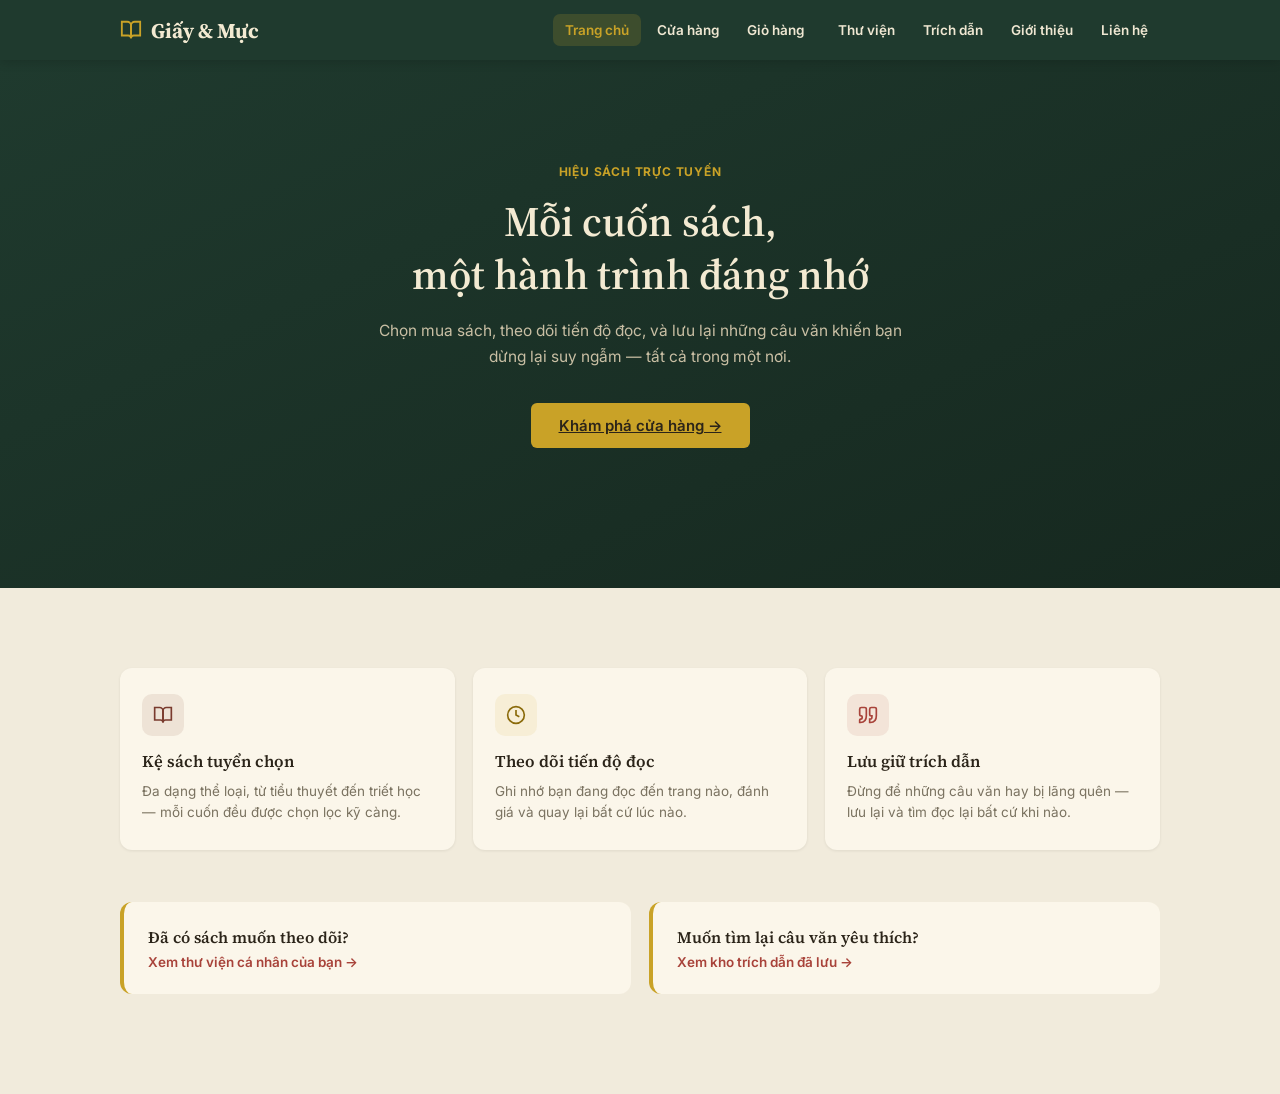
<file: index.html>
<!doctype html>
<html lang="vi">
  <head>
    <meta charset="UTF-8" />
    <meta name="viewport" content="width=device-width, initial-scale=1.0" />
    <title>Giấy & Mực — Hiệu sách</title>
    <link rel="preconnect" href="https://fonts.googleapis.com" />
    <link
      href="https://fonts.googleapis.com/css2?family=Source+Serif+4:wght@500;600;700&family=Inter:wght@400;500;600;700&display=swap"
      rel="stylesheet"
    />
    <link rel="stylesheet" href="css/style.css" />
    <link rel="stylesheet" href="css/landing.css" />
  </head>
  <body>
    <nav>
      <div class="nav-inner">
        <a class="brand" href="index.html">
          <svg
            width="22"
            height="22"
            viewBox="0 0 24 24"
            fill="none"
            stroke="#C9A227"
            stroke-width="2"
          >
            <path d="M2 3h6a4 4 0 0 1 4 4v14a3 3 0 0 0-3-3H2z" />
            <path d="M22 3h-6a4 4 0 0 0-4 4v14a3 3 0 0 1 3-3h7z" />
          </svg>
          Giấy &amp; Mực
        </a>
        <div class="nav-tabs">
          <a class="nav-btn active" href="index.html">Trang chủ</a>
          <a class="nav-btn" href="html/cua-hang.html">Cửa hàng</a>
          <a class="nav-btn" href="html/cart.html"
            >Giỏ hàng <span id="cart-count"></span
          ></a>
          <a class="nav-btn" href="html/library.html">Thư viện</a>
          <a class="nav-btn" href="html/quotes.html">Trích dẫn</a>
          <a class="nav-btn" href="html/gioi-thieu.html">Giới thiệu</a>
          <a class="nav-btn" href="html/lien-he.html">Liên hệ</a>
        </div>
      </div>
    </nav>

    <!-- Hero -->
    <div class="hero-landing">
      <div class="wrap">
        <span class="hero-eyebrow">Hiệu sách trực tuyến</span>
        <h1 class="hero-landing-title">
          Mỗi cuốn sách,<br />một hành trình đáng nhớ
        </h1>
        <p class="hero-landing-sub">
          Chọn mua sách, theo dõi tiến độ đọc, và lưu lại những câu văn khiến
          bạn dừng lại suy ngẫm — tất cả trong một nơi.
        </p>
        <a href="html/cua-hang.html" class="btn btn-gold hero-cta"
          >Khám phá cửa hàng →</a
        >
      </div>
    </div>

    <div class="wrap">
      <!-- Highlights -->
      <div class="landing-highlights">
        <div class="highlight-card">
          <div
            class="highlight-icon"
            style="background: #7a3b2e1a; color: #7a3b2e"
          >
            <svg
              width="20"
              height="20"
              viewBox="0 0 24 24"
              fill="none"
              stroke="currentColor"
              stroke-width="2"
            >
              <path d="M2 3h6a4 4 0 0 1 4 4v14a3 3 0 0 0-3-3H2z" />
              <path d="M22 3h-6a4 4 0 0 0-4 4v14a3 3 0 0 1 3-3h7z" />
            </svg>
          </div>
          <h3>Kệ sách tuyển chọn</h3>
          <p>
            Đa dạng thể loại, từ tiểu thuyết đến triết học — mỗi cuốn đều được
            chọn lọc kỹ càng.
          </p>
        </div>
        <div class="highlight-card">
          <div
            class="highlight-icon"
            style="background: #c9a2271a; color: #8a6a0a"
          >
            <svg
              width="20"
              height="20"
              viewBox="0 0 24 24"
              fill="none"
              stroke="currentColor"
              stroke-width="2"
            >
              <circle cx="12" cy="12" r="10" />
              <path d="M12 6v6l4 2" />
            </svg>
          </div>
          <h3>Theo dõi tiến độ đọc</h3>
          <p>
            Ghi nhớ bạn đang đọc đến trang nào, đánh giá và quay lại bất cứ lúc
            nào.
          </p>
        </div>
        <div class="highlight-card">
          <div
            class="highlight-icon"
            style="background: #a8433a1a; color: #a8433a"
          >
            <svg
              width="20"
              height="20"
              viewBox="0 0 24 24"
              fill="none"
              stroke="currentColor"
              stroke-width="2"
            >
              <path
                d="M3 21c3 0 7-1 7-8V5c0-1.25-.756-2.017-2-2H4c-1.25 0-2 .75-2 1.972V11c0 1.25.75 2 2 2 1 0 1 0 1 1v1c0 1-1 2-2 2s-1 .008-1 1.031V21z"
              />
              <path
                d="M15 21c3 0 7-1 7-8V5c0-1.25-.757-2.017-2-2h-4c-1.25 0-2 .75-2 1.972V11c0 1.25.75 2 2 2h.75c0 2.25.25 4-2.75 4v4z"
              />
            </svg>
          </div>
          <h3>Lưu giữ trích dẫn</h3>
          <p>
            Đừng để những câu văn hay bị lãng quên — lưu lại và tìm đọc lại bất
            cứ khi nào.
          </p>
        </div>
      </div>
      <div class="landing-cta-row">
        <a href="html/library.html" class="landing-cta-card">
          <h3>Đã có sách muốn theo dõi?</h3>
          <p>Xem thư viện cá nhân của bạn →</p>
        </a>
        <a href="html/quotes.html" class="landing-cta-card">
          <h3>Muốn tìm lại câu văn yêu thích?</h3>
          <p>Xem kho trích dẫn đã lưu →</p>
        </a>
      </div>
    </div>

    <div id="toast"></div>

    <script src="js/data.js"></script>
    <script src="js/storage.js"></script>
  </body>
</html>
</file>
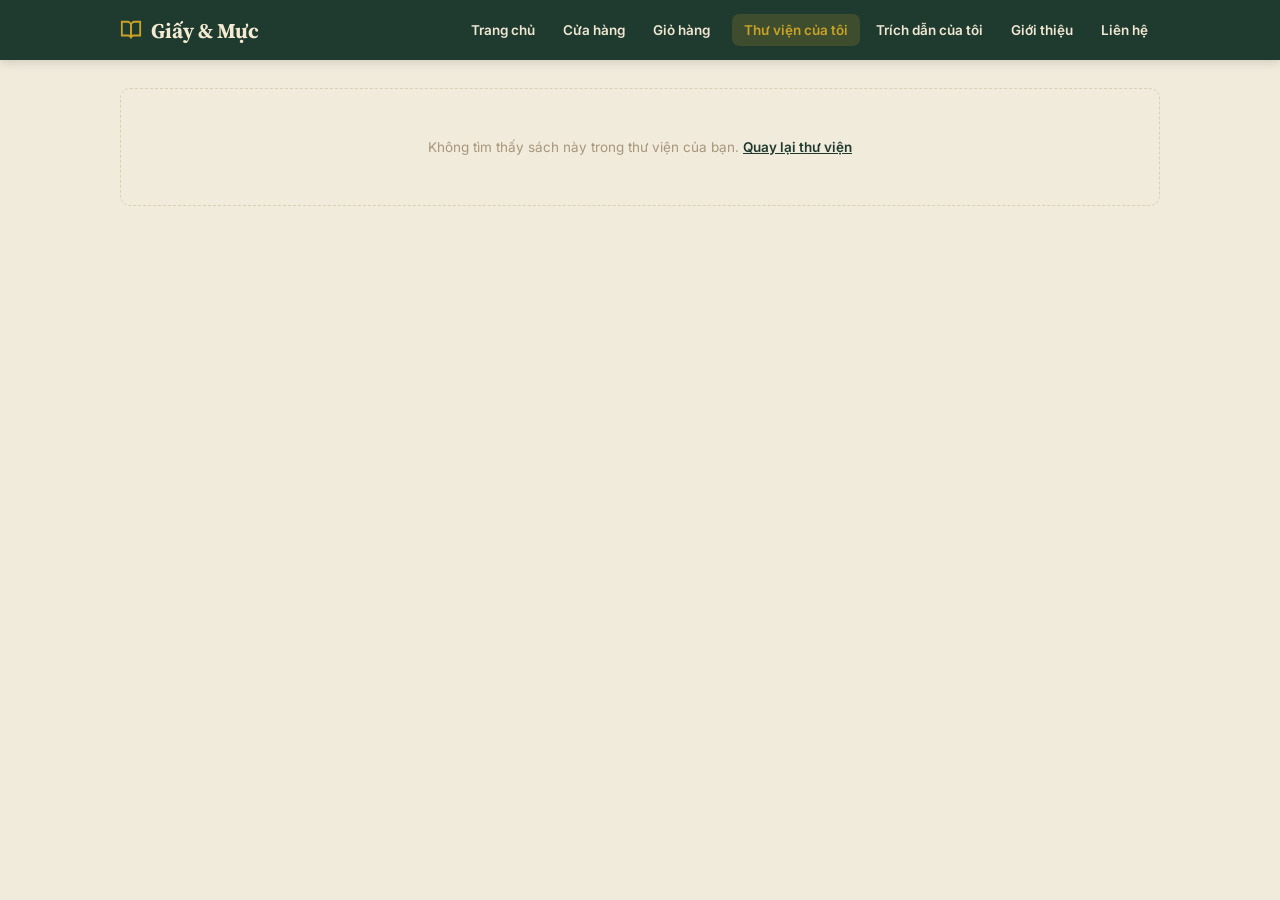
<file: html/book-detail.html>
<!doctype html>
<html lang="vi">
  <head>
    <meta charset="UTF-8" />
    <meta name="viewport" content="width=device-width, initial-scale=1.0" />
    <title>Chi tiết sách</title>
    <link rel="preconnect" href="https://fonts.googleapis.com" />
    <link
      href="https://fonts.googleapis.com/css2?family=Source+Serif+4:wght@500;600;700&family=Inter:wght@400;500;600;700&display=swap"
      rel="stylesheet"
    />
    <link rel="stylesheet" href="../css/style.css" />
    <link rel="stylesheet" href="../css/bookdetail.css" />
    <link rel="stylesheet" href="../css/quotes.css" />
  </head>
  <body>
    <nav>
      <div class="nav-inner">
        <a class="brand" href="../index.html">
          <svg
            width="22"
            height="22"
            viewBox="0 0 24 24"
            fill="none"
            stroke="#C9A227"
            stroke-width="2"
          >
            <path d="M2 3h6a4 4 0 0 1 4 4v14a3 3 0 0 0-3-3H2z" />
            <path d="M22 3h-6a4 4 0 0 0-4 4v14a3 3 0 0 1 3-3h7z" />
          </svg>
          Giấy &amp; Mực
        </a>
        <div class="nav-tabs">
          <a class="nav-btn" href="../index.html">Trang chủ</a>
          <a class="nav-btn" href="cua-hang.html">Cửa hàng</a>
          <a class="nav-btn" href="cart.html"
            >Giỏ hàng <span id="cart-count"></span
          ></a>
          <a class="nav-btn active" href="library.html">Thư viện của tôi</a>
          <a class="nav-btn" href="quotes.html">Trích dẫn của tôi</a>
          <a class="nav-btn" href="gioi-thieu.html">Giới thiệu</a>
          <a class="nav-btn" href="lien-he.html">Liên hệ</a>
        </div>
      </div>
    </nav>

    <div class="wrap" id="detail-root">
      <a class="btn btn-link" href="library.html">← Quay lại thư viện</a>

      <div class="detail-head" style="margin-top: 16px">
        <div id="detail-cover"></div>
        <div class="detail-meta">
          <h1 class="detail-title" id="detail-title"></h1>
          <p class="detail-sub" id="detail-sub"></p>
          <div class="status-choices" id="detail-status-choices"></div>
          <div id="detail-progress"></div>
          <div style="margin-top: 10px">
            <span class="slider-label" style="margin-right: 8px"
              >Đánh giá:</span
            >
            <span class="stars" id="detail-stars"></span>
            <button
              class="btn btn-rose"
              style="margin-top: 12px"
              onclick="deleteCurrentBook()"
            >
              🗑 Xóa khỏi thư viện
            </button>
          </div>
        </div>
      </div>

      <!-- Trích dẫn RIÊNG của cuốn sách này -->
      <div class="quotes-panel">
        <h2>
          <svg
            width="17"
            height="17"
            viewBox="0 0 24 24"
            fill="none"
            stroke="#A8433A"
            stroke-width="2"
          >
            <path
              d="M3 21c3 0 7-1 7-8V5c0-1.25-.756-2.017-2-2H4c-1.25 0-2 .75-2 1.972V11c0 1.25.75 2 2 2 1 0 1 0 1 1v1c0 1-1 2-2 2s-1 .008-1 1.031V21z"
            />
            <path
              d="M15 21c3 0 7-1 7-8V5c0-1.25-.757-2.017-2-2h-4c-1.25 0-2 .75-2 1.972V11c0 1.25.75 2 2 2h.75c0 2.25.25 4-2.75 4v4z"
            />
          </svg>
          Trích dẫn của cuốn sách này
        </h2>
        <div class="quote-form">
          <input
            type="text"
            id="quote-input"
            placeholder="Nhập đoạn trích bạn thấy hay..."
          />
          <input
            type="text"
            id="quote-author-input"
            placeholder="Tác giả (để trống = tác giả sách)"
          />
          <input
            type="text"
            id="quote-page-input"
            class="page-input"
            placeholder="Trang"
          />
          <button class="btn btn-rose" onclick="addQuote()">+ Lưu</button>
        </div>
        <div id="detail-quotes"></div>
      </div>
    </div>

    <div id="toast"></div>

    <script src="../js/data.js"></script>
    <script src="../js/storage.js"></script>
    <script src="../js/detail.js"></script>
  </body>
</html>
</file>
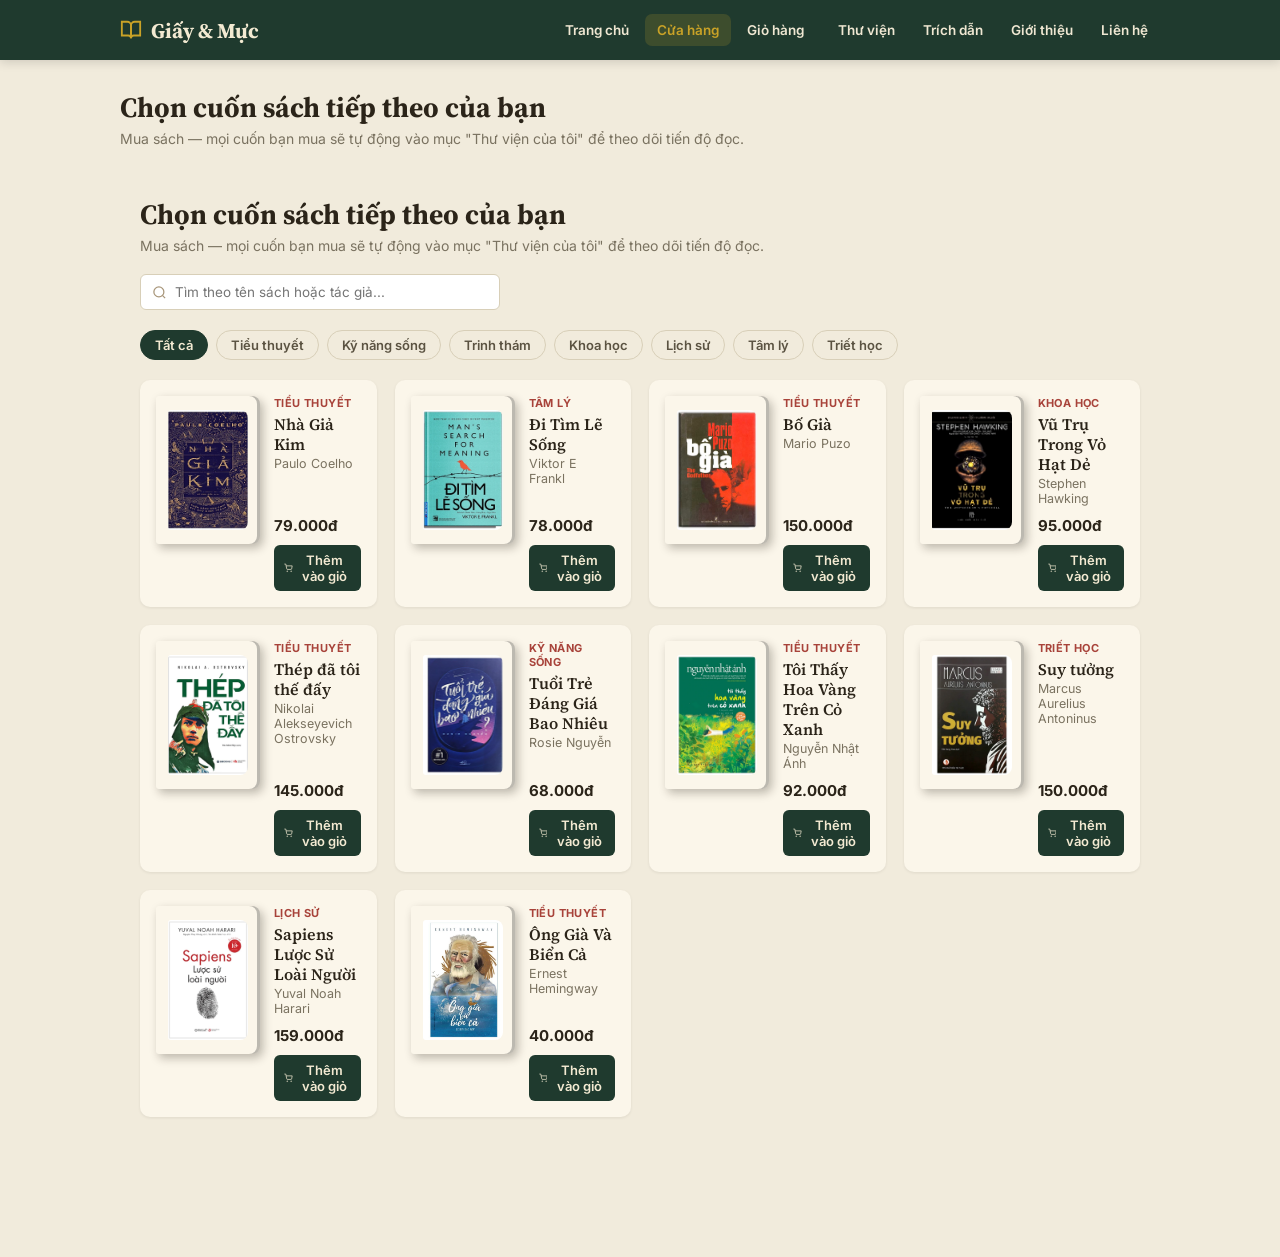
<file: html/cua-hang.html>
<!doctype html>
<html lang="vi">
  <head>
    <meta charset="UTF-8" />
    <meta name="viewport" content="width=device-width, initial-scale=1.0" />
    <title>Cửa hàng — Giấy & Mực</title>
    <link rel="preconnect" href="https://fonts.googleapis.com" />
    <link
      href="https://fonts.googleapis.com/css2?family=Source+Serif+4:wght@500;600;700&family=Inter:wght@400;500;600;700&display=swap"
      rel="stylesheet"
    />
    <link rel="stylesheet" href="../css/style.css" />
    <link rel="stylesheet" href="../css/index.css" />
  </head>
  <body>
    <nav>
      <div class="nav-inner">
        <a class="brand" href="../index.html">
          <svg
            width="22"
            height="22"
            viewBox="0 0 24 24"
            fill="none"
            stroke="#C9A227"
            stroke-width="2"
          >
            <path d="M2 3h6a4 4 0 0 1 4 4v14a3 3 0 0 0-3-3H2z" />
            <path d="M22 3h-6a4 4 0 0 0-4 4v14a3 3 0 0 1 3-3h7z" />
          </svg>
          Giấy &amp; Mực
        </a>
        <div class="nav-tabs">
          <a class="nav-btn" href="../index.html">Trang chủ</a>
          <a class="nav-btn active" href="cua-hang.html">Cửa hàng</a>
          <a class="nav-btn" href="cart.html"
            >Giỏ hàng <span id="cart-count"></span
          ></a>
          <a class="nav-btn" href="library.html">Thư viện</a>
          <a class="nav-btn" href="quotes.html">Trích dẫn</a>
          <a class="nav-btn" href="gioi-thieu.html">Giới thiệu</a>
          <a class="nav-btn" href="lien-he.html">Liên hệ</a>
        </div>
      </div>
    </nav>

    <div class="wrap">
      <h1 class="page-title">Chọn cuốn sách tiếp theo của bạn</h1>
      <p class="page-sub">
        Mua sách — mọi cuốn bạn mua sẽ tự động vào mục "Thư viện của tôi" để
        theo dõi tiến độ đọc.
      </p>
      <div id="qotd-card"></div>
      <div class="wrap">
        <h1 class="page-title">Chọn cuốn sách tiếp theo của bạn</h1>
        <p class="page-sub">
          Mua sách — mọi cuốn bạn mua sẽ tự động vào mục "Thư viện của tôi" để
          theo dõi tiến độ đọc.
        </p>
        <div id="qotd-card"></div>

        <div class="search-wrap">
          <svg
            width="15"
            height="15"
            viewBox="0 0 24 24"
            fill="none"
            stroke="currentColor"
            stroke-width="2"
          >
            <circle cx="11" cy="11" r="8" />
            <path d="m21 21-4.35-4.35" />
          </svg>
          <input
            type="text"
            id="shop-search"
            placeholder="Tìm theo tên sách hoặc tác giả..."
            oninput="setSearchQuery(this.value)"
          />
        </div>

        <div class="pills" id="genre-pills"></div>
        <div class="grid" id="shop-grid"></div>
      </div>
      <div class="pills" id="genre-pills"></div>
      <div class="grid" id="shop-grid"></div>
    </div>

    <div id="toast"></div>

    <script src="../js/data.js"></script>
    <script src="../js/storage.js"></script>
    <script src="../js/shop.js"></script>
  </body>
</html>
</file>
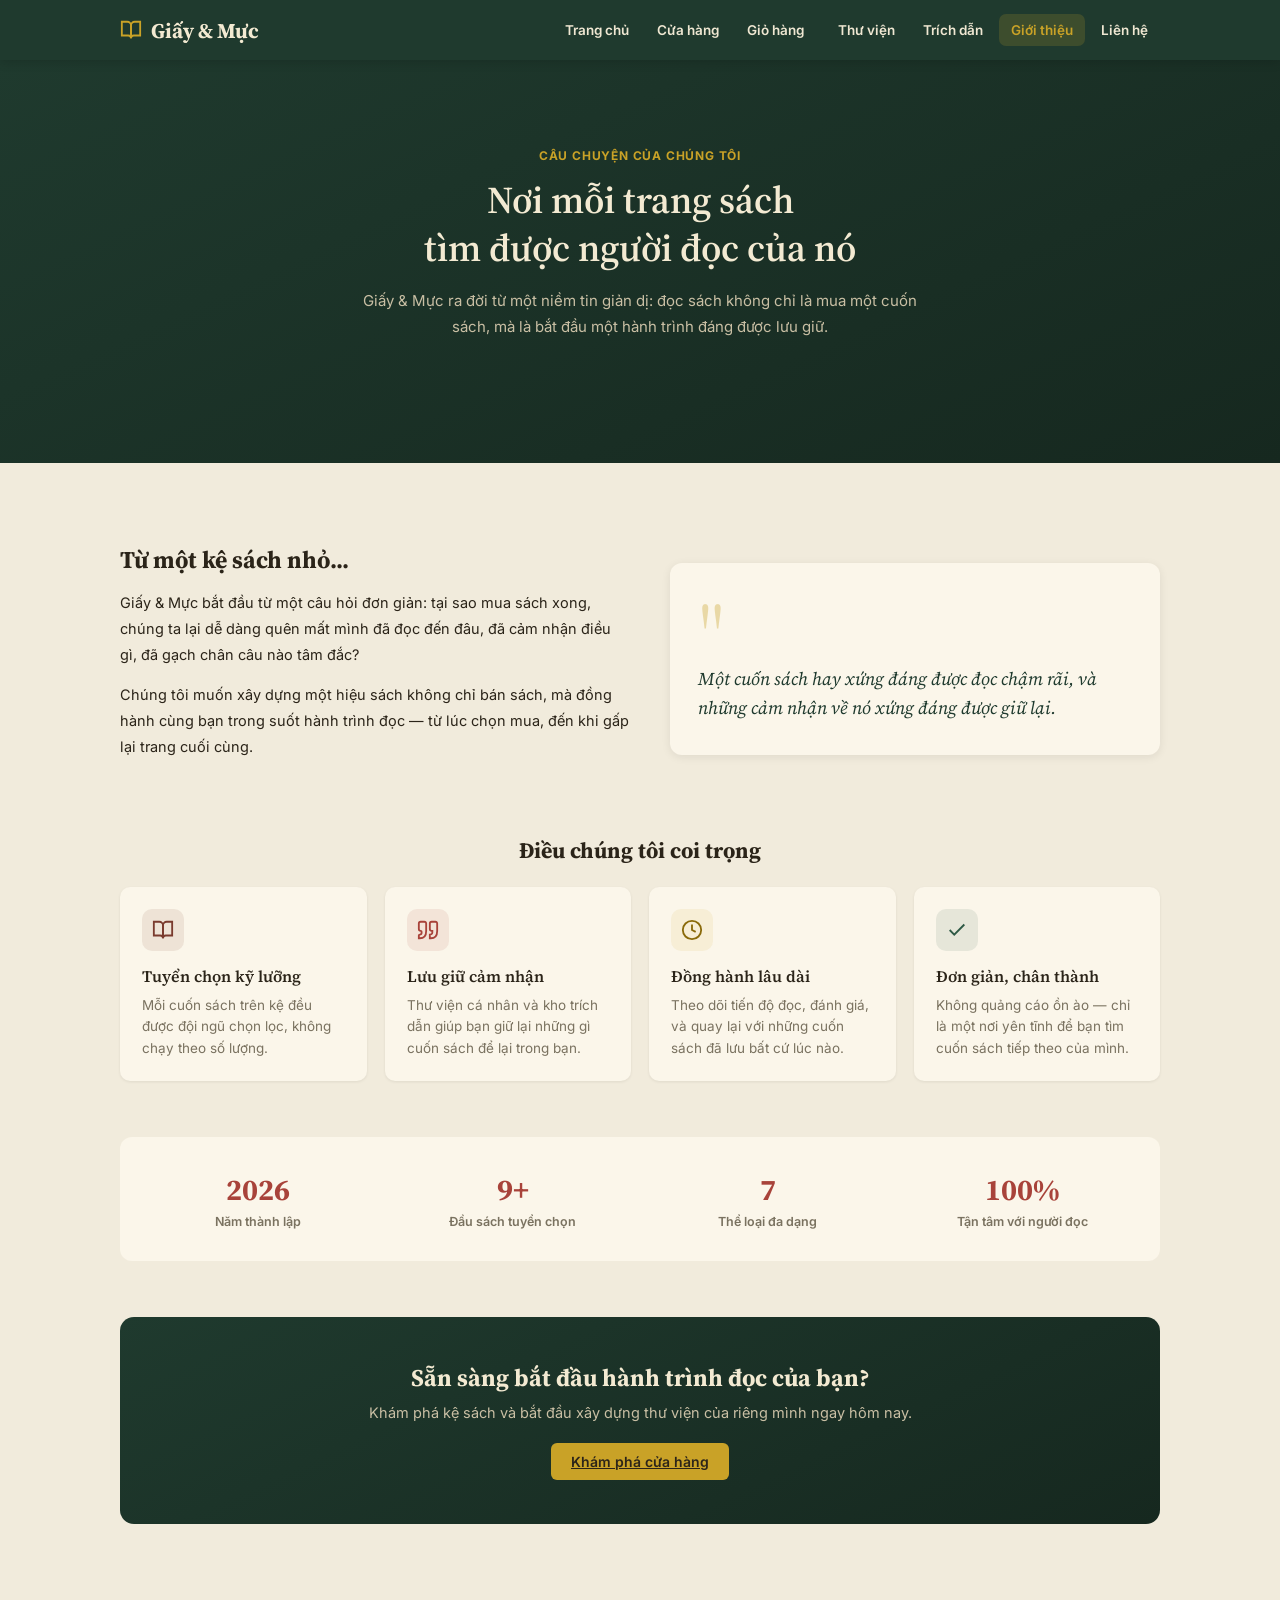
<file: html/gioi-thieu.html>
<!doctype html>
<html lang="vi">
  <head>
    <meta charset="UTF-8" />
    <meta name="viewport" content="width=device-width, initial-scale=1.0" />
    <title>Giới thiệu — Giấy & Mực</title>
    <link rel="preconnect" href="https://fonts.googleapis.com" />
    <link
      href="https://fonts.googleapis.com/css2?family=Source+Serif+4:wght@500;600;700&family=Inter:wght@400;500;600;700&display=swap"
      rel="stylesheet"
    />
    <link rel="stylesheet" href="../css/style.css" />
    <link rel="stylesheet" href="../css/gioithieu.css" />
  </head>
  <body>
    <nav>
      <div class="nav-inner">
        <a class="brand" href="../index.html">
          <svg
            width="22"
            height="22"
            viewBox="0 0 24 24"
            fill="none"
            stroke="#C9A227"
            stroke-width="2"
          >
            <path d="M2 3h6a4 4 0 0 1 4 4v14a3 3 0 0 0-3-3H2z" />
            <path d="M22 3h-6a4 4 0 0 0-4 4v14a3 3 0 0 1 3-3h7z" />
          </svg>
          Giấy &amp; Mực
        </a>
        <div class="nav-tabs">
          <a class="nav-btn" href="../index.html">Trang chủ</a>
          <a class="nav-btn" href="cua-hang.html">Cửa hàng</a>
          <a class="nav-btn" href="cart.html"
            >Giỏ hàng <span id="cart-count"></span
          ></a>
          <a class="nav-btn" href="library.html">Thư viện</a>
          <a class="nav-btn" href="quotes.html">Trích dẫn</a>
          <a class="nav-btn active" href="gioi-thieu.html">Giới thiệu</a>
          <a class="nav-btn" href="lien-he.html">Liên hệ</a>
        </div>
      </div>
    </nav>

    <!-- Hero -->
    <div class="about-hero">
      <div class="wrap">
        <span class="about-eyebrow">Câu chuyện của chúng tôi</span>
        <h1 class="about-hero-title">
          Nơi mỗi trang sách<br />tìm được người đọc của nó
        </h1>
        <p class="about-hero-sub">
          Giấy &amp; Mực ra đời từ một niềm tin giản dị: đọc sách không chỉ là
          mua một cuốn sách, mà là bắt đầu một hành trình đáng được lưu giữ.
        </p>
      </div>
    </div>

    <div class="wrap">
      <!-- Story -->
      <div class="about-story">
        <div class="about-story-text">
          <h2>Từ một kệ sách nhỏ...</h2>
          <p>
            Giấy &amp; Mực bắt đầu từ một câu hỏi đơn giản: tại sao mua sách
            xong, chúng ta lại dễ dàng quên mất mình đã đọc đến đâu, đã cảm nhận
            điều gì, đã gạch chân câu nào tâm đắc?
          </p>
          <p>
            Chúng tôi muốn xây dựng một hiệu sách không chỉ bán sách, mà đồng
            hành cùng bạn trong suốt hành trình đọc — từ lúc chọn mua, đến khi
            gấp lại trang cuối cùng.
          </p>
        </div>
        <div class="about-story-visual">
          <div class="about-quote-mark">"</div>
          <p class="about-story-quote">
            Một cuốn sách hay xứng đáng được đọc chậm rãi, và những cảm nhận về
            nó xứng đáng được giữ lại.
          </p>
        </div>
      </div>

      <!-- Values -->
      <h2 class="section-title">Điều chúng tôi coi trọng</h2>
      <div class="values-grid">
        <div class="value-card">
          <div class="value-icon" style="background: #7a3b2e1a; color: #7a3b2e">
            <svg
              width="22"
              height="22"
              viewBox="0 0 24 24"
              fill="none"
              stroke="currentColor"
              stroke-width="2"
            >
              <path d="M2 3h6a4 4 0 0 1 4 4v14a3 3 0 0 0-3-3H2z" />
              <path d="M22 3h-6a4 4 0 0 0-4 4v14a3 3 0 0 1 3-3h7z" />
            </svg>
          </div>
          <h3>Tuyển chọn kỹ lưỡng</h3>
          <p>
            Mỗi cuốn sách trên kệ đều được đội ngũ chọn lọc, không chạy theo số
            lượng.
          </p>
        </div>
        <div class="value-card">
          <div class="value-icon" style="background: #a8433a1a; color: #a8433a">
            <svg
              width="22"
              height="22"
              viewBox="0 0 24 24"
              fill="none"
              stroke="currentColor"
              stroke-width="2"
            >
              <path
                d="M3 21c3 0 7-1 7-8V5c0-1.25-.756-2.017-2-2H4c-1.25 0-2 .75-2 1.972V11c0 1.25.75 2 2 2 1 0 1 0 1 1v1c0 1-1 2-2 2s-1 .008-1 1.031V21z"
              />
              <path
                d="M15 21c3 0 7-1 7-8V5c0-1.25-.757-2.017-2-2h-4c-1.25 0-2 .75-2 1.972V11c0 1.25.75 2 2 2h.75c0 2.25.25 4-2.75 4v4z"
              />
            </svg>
          </div>
          <h3>Lưu giữ cảm nhận</h3>
          <p>
            Thư viện cá nhân và kho trích dẫn giúp bạn giữ lại những gì cuốn
            sách để lại trong bạn.
          </p>
        </div>
        <div class="value-card">
          <div class="value-icon" style="background: #c9a2271a; color: #8a6a0a">
            <svg
              width="22"
              height="22"
              viewBox="0 0 24 24"
              fill="none"
              stroke="currentColor"
              stroke-width="2"
            >
              <circle cx="12" cy="12" r="10" />
              <path d="M12 6v6l4 2" />
            </svg>
          </div>
          <h3>Đồng hành lâu dài</h3>
          <p>
            Theo dõi tiến độ đọc, đánh giá, và quay lại với những cuốn sách đã
            lưu bất cứ lúc nào.
          </p>
        </div>
        <div class="value-card">
          <div class="value-icon" style="background: #2e59451a; color: #2e5945">
            <svg
              width="22"
              height="22"
              viewBox="0 0 24 24"
              fill="none"
              stroke="currentColor"
              stroke-width="2"
            >
              <path d="M20 6L9 17l-5-5" />
            </svg>
          </div>
          <h3>Đơn giản, chân thành</h3>
          <p>
            Không quảng cáo ồn ào — chỉ là một nơi yên tĩnh để bạn tìm cuốn sách
            tiếp theo của mình.
          </p>
        </div>
      </div>

      <!-- Stats -->
      <div class="about-stats">
        <div class="stat-item">
          <div class="stat-number">2026</div>
          <div class="stat-label">Năm thành lập</div>
        </div>
        <div class="stat-item">
          <div class="stat-number">9+</div>
          <div class="stat-label">Đầu sách tuyển chọn</div>
        </div>
        <div class="stat-item">
          <div class="stat-number">7</div>
          <div class="stat-label">Thể loại đa dạng</div>
        </div>
        <div class="stat-item">
          <div class="stat-number">100%</div>
          <div class="stat-label">Tận tâm với người đọc</div>
        </div>
      </div>

      <!-- CTA -->
      <div class="about-cta">
        <h2>Sẵn sàng bắt đầu hành trình đọc của bạn?</h2>
        <p>
          Khám phá kệ sách và bắt đầu xây dựng thư viện của riêng mình ngay hôm
          nay.
        </p>
        <a href="../index.html" class="btn btn-gold">Khám phá cửa hàng</a>
      </div>
    </div>

    <div id="toast"></div>

    <script src="../js/data.js"></script>
    <script src="../js/storage.js"></script>
  </body>
</html>
</file>
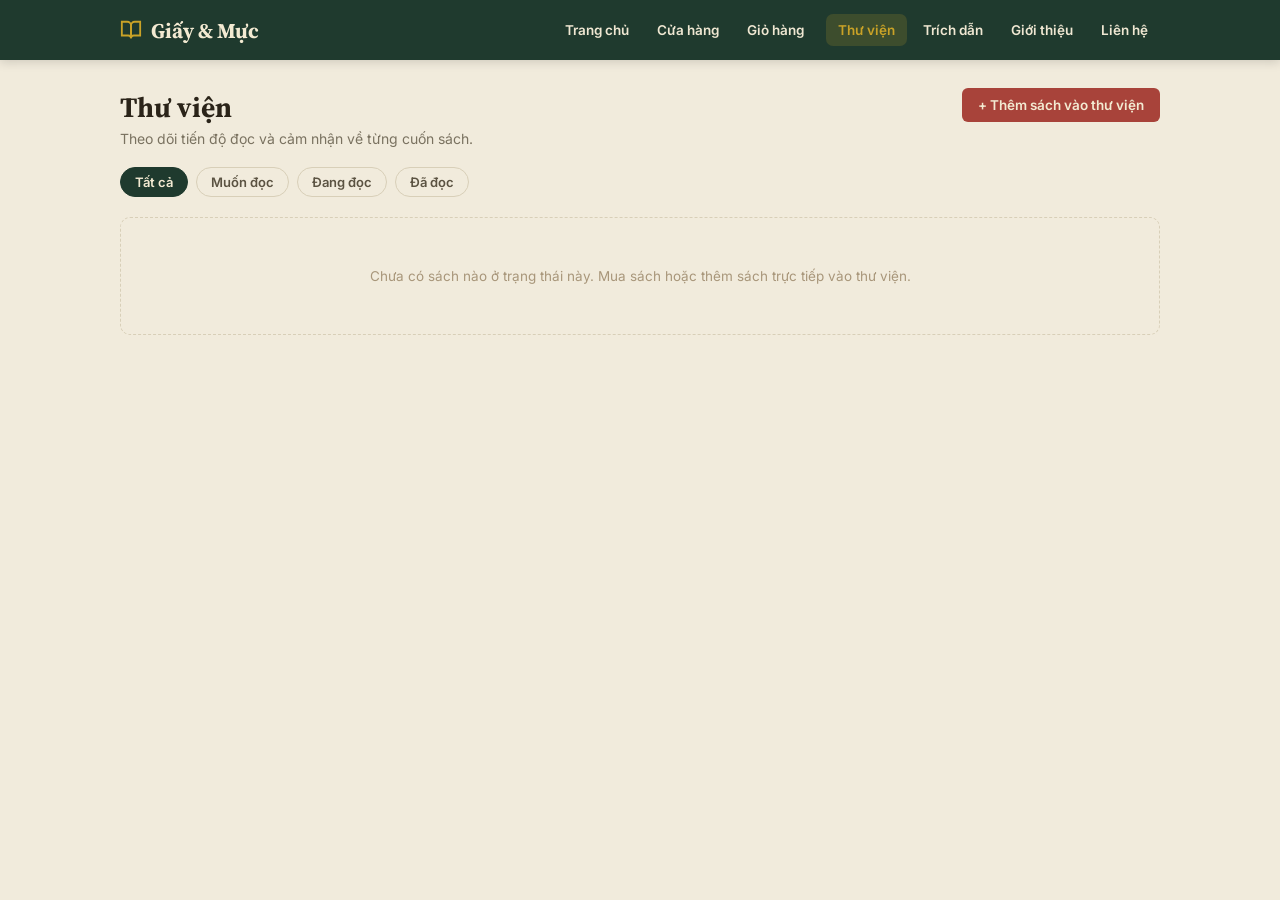
<file: html/library.html>
<!doctype html>
<html lang="vi">
  <head>
    <meta charset="UTF-8" />
    <meta name="viewport" content="width=device-width, initial-scale=1.0" />
    <title>Thư viện</title>
    <link rel="preconnect" href="https://fonts.googleapis.com" />
    <link
      href="https://fonts.googleapis.com/css2?family=Source+Serif+4:wght@500;600;700&family=Inter:wght@400;500;600;700&display=swap"
      rel="stylesheet"
    />
    <link rel="stylesheet" href="../css/style.css" />
    <link rel="stylesheet" href="../css/library.css" />
  </head>
  <body>
    <nav>
      <div class="nav-inner">
        <a class="brand" href="../index.html">
          <svg
            width="22"
            height="22"
            viewBox="0 0 24 24"
            fill="none"
            stroke="#C9A227"
            stroke-width="2"
          >
            <path d="M2 3h6a4 4 0 0 1 4 4v14a3 3 0 0 0-3-3H2z" />
            <path d="M22 3h-6a4 4 0 0 0-4 4v14a3 3 0 0 1 3-3h7z" />
          </svg>
          Giấy &amp; Mực
        </a>
        <div class="nav-tabs">
          <a class="nav-btn" href="../index.html">Trang chủ</a>
          <a class="nav-btn" href="cua-hang.html">Cửa hàng</a>
          <a class="nav-btn" href="cart.html"
            >Giỏ hàng <span id="cart-count"></span
          ></a>
          <a class="nav-btn active" href="library.html">Thư viện</a>
          <a class="nav-btn" href="quotes.html">Trích dẫn</a>
          <a class="nav-btn" href="gioi-thieu.html">Giới thiệu</a>
          <a class="nav-btn" href="lien-he.html">Liên hệ</a>
        </div>
      </div>
    </nav>

    <div class="wrap">
      <div
        style="
          display: flex;
          justify-content: space-between;
          align-items: flex-start;
          gap: 12px;
          flex-wrap: wrap;
        "
      >
        <div>
          <h1 class="page-title">Thư viện</h1>
          <p class="page-sub">
            Theo dõi tiến độ đọc và cảm nhận về từng cuốn sách.
          </p>
        </div>
        <button
          class="btn btn-rose"
          id="add-book-toggle"
          onclick="togglePicker()"
          style="flex-shrink: 0"
        >
          + Thêm sách vào thư viện
        </button>
      </div>

      <div
        id="picker-panel"
        class="hidden"
        style="
          background: var(--card);
          border: 1px solid var(--line2);
          border-radius: 10px;
          padding: 16px;
          margin-bottom: 20px;
        "
      >
        <div
          style="
            display: flex;
            justify-content: space-between;
            align-items: center;
            margin-bottom: 10px;
          "
        >
          <strong style="font-size: 14px"
            >Chọn sách từ kho dữ liệu (không cần mua)</strong
          >
          <button class="btn btn-link" onclick="togglePicker()">Đóng</button>
        </div>
        <div class="grid" id="picker-grid"></div>
      </div>

      <div class="pills" id="lib-pills"></div>
      <div id="library-list"></div>
    </div>

    <div id="toast"></div>

    <script src="../js/data.js"></script>
    <script src="../js/storage.js"></script>
    <script src="../js/library.js"></script>
  </body>
</html>
</file>
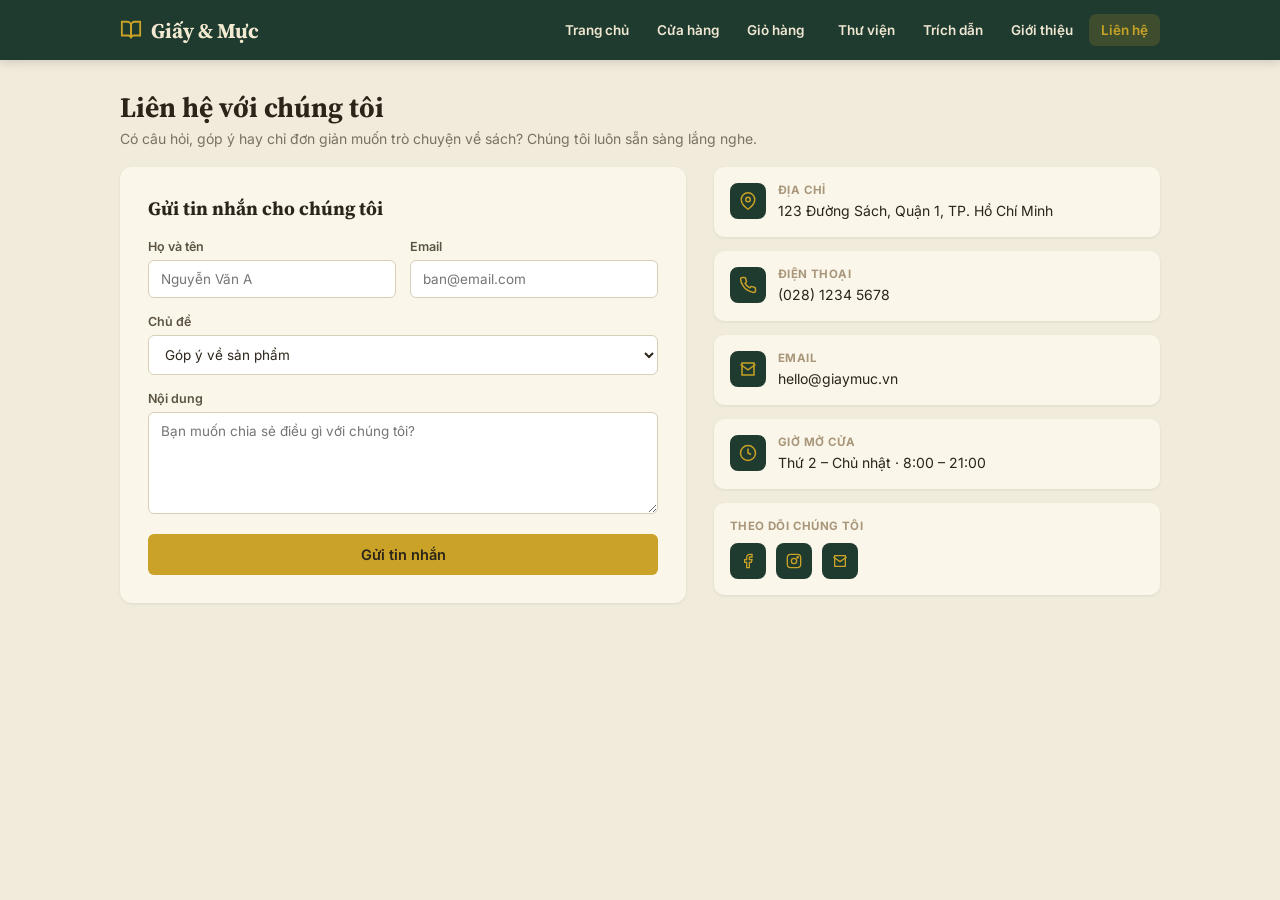
<file: html/lien-he.html>
<!doctype html>
<html lang="vi">
  <head>
    <meta charset="UTF-8" />
    <meta name="viewport" content="width=device-width, initial-scale=1.0" />
    <title>Liên hệ — Giấy & Mực</title>
    <link rel="preconnect" href="https://fonts.googleapis.com" />
    <link
      href="https://fonts.googleapis.com/css2?family=Source+Serif+4:wght@500;600;700&family=Inter:wght@400;500;600;700&display=swap"
      rel="stylesheet"
    />
    <link rel="stylesheet" href="../css/style.css" />
    <link rel="stylesheet" href="../css/lienhe.css" />
  </head>
  <body>
    <nav>
      <div class="nav-inner">
        <a class="brand" href="../index.html">
          <svg
            width="22"
            height="22"
            viewBox="0 0 24 24"
            fill="none"
            stroke="#C9A227"
            stroke-width="2"
          >
            <path d="M2 3h6a4 4 0 0 1 4 4v14a3 3 0 0 0-3-3H2z" />
            <path d="M22 3h-6a4 4 0 0 0-4 4v14a3 3 0 0 1 3-3h7z" />
          </svg>
          Giấy &amp; Mực
        </a>
        <div class="nav-tabs">
          <a class="nav-btn" href="../index.html">Trang chủ</a>
          <a class="nav-btn" href="cua-hang.html">Cửa hàng</a>
          <a class="nav-btn" href="cart.html"
            >Giỏ hàng <span id="cart-count"></span
          ></a>
          <a class="nav-btn" href="library.html">Thư viện</a>
          <a class="nav-btn" href="quotes.html">Trích dẫn</a>
          <a class="nav-btn" href="gioi-thieu.html">Giới thiệu</a>
          <a class="nav-btn active" href="lien-he.html">Liên hệ</a>
        </div>
      </div>
    </nav>

    <div class="wrap">
      <h1 class="page-title">Liên hệ với chúng tôi</h1>
      <p class="page-sub">
        Có câu hỏi, góp ý hay chỉ đơn giản muốn trò chuyện về sách? Chúng tôi
        luôn sẵn sàng lắng nghe.
      </p>

      <div class="contact-layout">
        <!-- Contact form -->
        <div class="contact-form-panel">
          <h2>Gửi tin nhắn cho chúng tôi</h2>
          <form class="contact-form" onsubmit="submitContactForm(event)">
            <div class="form-row">
              <div class="form-group">
                <label for="cf-name">Họ và tên</label>
                <input
                  type="text"
                  id="cf-name"
                  placeholder="Nguyễn Văn A"
                  required
                />
              </div>
              <div class="form-group">
                <label for="cf-email">Email</label>
                <input
                  type="email"
                  id="cf-email"
                  placeholder="ban@email.com"
                  required
                />
              </div>
            </div>
            <div class="form-group">
              <label for="cf-subject">Chủ đề</label>
              <select id="cf-subject">
                <option>Góp ý về sản phẩm</option>
                <option>Hỗ trợ đơn hàng</option>
                <option>Hợp tác kinh doanh</option>
                <option>Khác</option>
              </select>
            </div>
            <div class="form-group">
              <label for="cf-message">Nội dung</label>
              <textarea
                id="cf-message"
                rows="5"
                placeholder="Bạn muốn chia sẻ điều gì với chúng tôi?"
                required
              ></textarea>
            </div>
            <button type="submit" class="btn btn-gold contact-submit">
              Gửi tin nhắn
            </button>
          </form>
        </div>

        <!-- Contact info -->
        <div class="contact-info-panel">
          <div class="info-card">
            <div class="info-icon">
              <svg
                width="18"
                height="18"
                viewBox="0 0 24 24"
                fill="none"
                stroke="#C9A227"
                stroke-width="2"
              >
                <path d="M21 10c0 7-9 13-9 13s-9-6-9-13a9 9 0 0 1 18 0z" />
                <circle cx="12" cy="10" r="3" />
              </svg>
            </div>
            <div>
              <div class="info-label">Địa chỉ</div>
              <div class="info-value">
                123 Đường Sách, Quận 1, TP. Hồ Chí Minh
              </div>
            </div>
          </div>
          <div class="info-card">
            <div class="info-icon">
              <svg
                width="18"
                height="18"
                viewBox="0 0 24 24"
                fill="none"
                stroke="#C9A227"
                stroke-width="2"
              >
                <path
                  d="M22 16.92v3a2 2 0 0 1-2.18 2 19.79 19.79 0 0 1-8.63-3.07 19.5 19.5 0 0 1-6-6 19.79 19.79 0 0 1-3.07-8.67A2 2 0 0 1 4.11 2h3a2 2 0 0 1 2 1.72c.127.96.361 1.903.7 2.81a2 2 0 0 1-.45 2.11L8.09 9.91a16 16 0 0 0 6 6l1.27-1.27a2 2 0 0 1 2.11-.45c.907.339 1.85.573 2.81.7A2 2 0 0 1 22 16.92z"
                />
              </svg>
            </div>
            <div>
              <div class="info-label">Điện thoại</div>
              <div class="info-value">(028) 1234 5678</div>
            </div>
          </div>
          <div class="info-card">
            <div class="info-icon">
              <svg
                width="18"
                height="18"
                viewBox="0 0 24 24"
                fill="none"
                stroke="#C9A227"
                stroke-width="2"
              >
                <path d="M4 4h16v16H4z" />
                <path d="m22 6-10 7L2 6" />
              </svg>
            </div>
            <div>
              <div class="info-label">Email</div>
              <div class="info-value">hello@giaymuc.vn</div>
            </div>
          </div>
          <div class="info-card">
            <div class="info-icon">
              <svg
                width="18"
                height="18"
                viewBox="0 0 24 24"
                fill="none"
                stroke="#C9A227"
                stroke-width="2"
              >
                <circle cx="12" cy="12" r="10" />
                <path d="M12 6v6l4 2" />
              </svg>
            </div>
            <div>
              <div class="info-label">Giờ mở cửa</div>
              <div class="info-value">Thứ 2 – Chủ nhật · 8:00 – 21:00</div>
            </div>
          </div>

          <div class="social-block">
            <div class="info-label" style="margin-bottom: 10px">
              Theo dõi chúng tôi
            </div>
            <div class="social-links">
              <a href="#" class="social-btn" aria-label="Facebook">
                <svg
                  width="16"
                  height="16"
                  viewBox="0 0 24 24"
                  fill="none"
                  stroke="currentColor"
                  stroke-width="2"
                >
                  <path
                    d="M18 2h-3a5 5 0 0 0-5 5v3H7v4h3v8h4v-8h3l1-4h-4V7a1 1 0 0 1 1-1h3z"
                  />
                </svg>
              </a>
              <a href="#" class="social-btn" aria-label="Instagram">
                <svg
                  width="16"
                  height="16"
                  viewBox="0 0 24 24"
                  fill="none"
                  stroke="currentColor"
                  stroke-width="2"
                >
                  <rect x="2" y="2" width="20" height="20" rx="5" />
                  <circle cx="12" cy="12" r="4" />
                  <circle cx="17.5" cy="6.5" r="1" />
                </svg>
              </a>
              <a href="#" class="social-btn" aria-label="Email">
                <svg
                  width="16"
                  height="16"
                  viewBox="0 0 24 24"
                  fill="none"
                  stroke="currentColor"
                  stroke-width="2"
                >
                  <path d="M4 4h16v16H4z" />
                  <path d="m22 6-10 7L2 6" />
                </svg>
              </a>
            </div>
          </div>
        </div>
      </div>
    </div>

    <div id="toast"></div>

    <script src="../js/data.js"></script>
    <script src="../js/storage.js"></script>
    <script>
      function submitContactForm(e) {
        e.preventDefault();
        showToast("Cảm ơn bạn! Tin nhắn đã được gửi.");
        e.target.reset();
      }
    </script>
  </body>
</html>
</file>
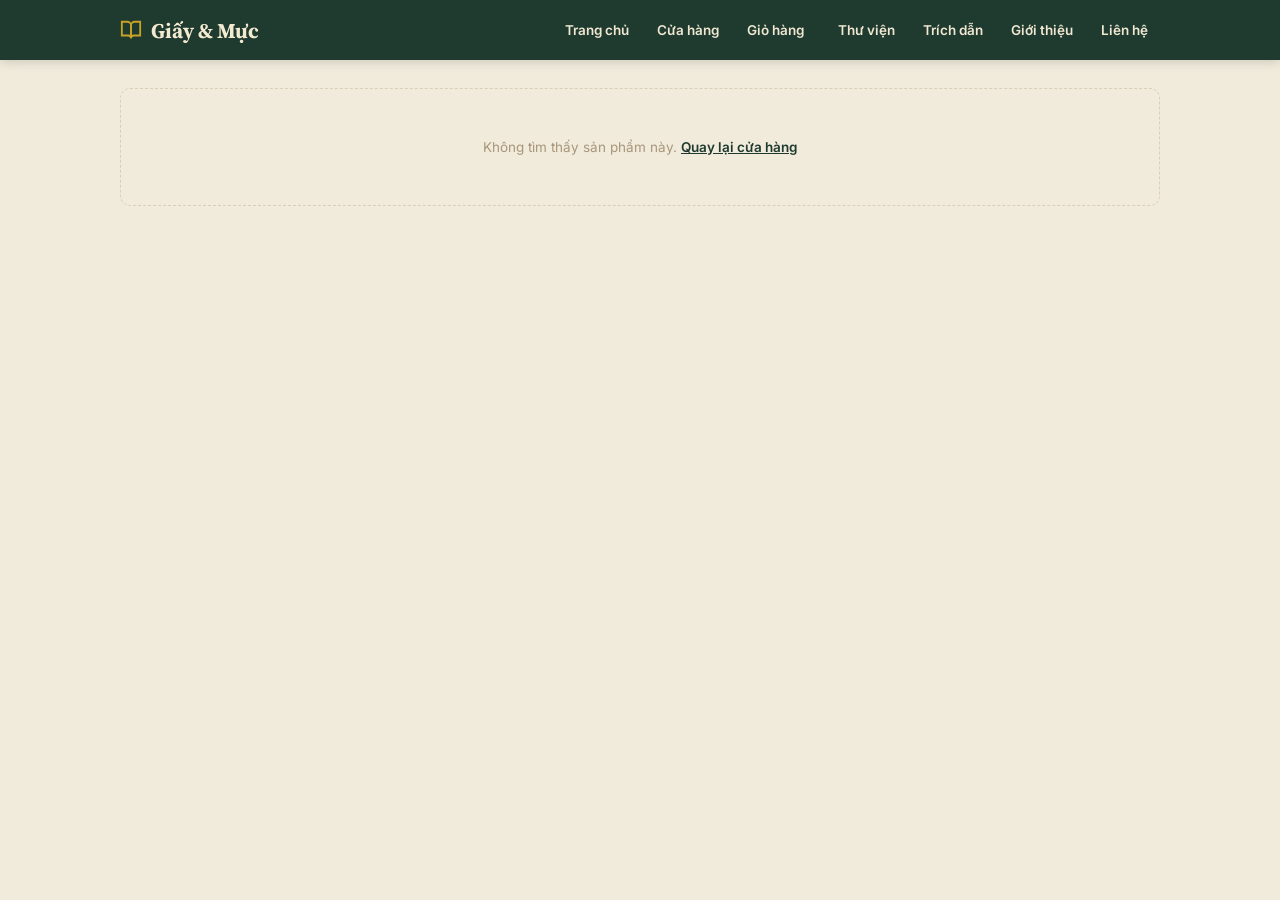
<file: html/product-detail.html>
<!doctype html>
<html lang="vi">
  <head>
    <meta charset="UTF-8" />
    <meta name="viewport" content="width=device-width, initial-scale=1.0" />
    <title>Chi tiết sản phẩm</title>
    <link rel="preconnect" href="https://fonts.googleapis.com" />
    <link
      href="https://fonts.googleapis.com/css2?family=Source+Serif+4:wght@500;600;700&family=Inter:wght@400;500;600;700&display=swap"
      rel="stylesheet"
    />
    <link rel="stylesheet" href="../css/style.css" />
    <link rel="stylesheet" href="../css/product-detail.css" />
  </head>
  <body>
    <nav>
      <div class="nav-inner">
        <a class="brand" href="../index.html">
          <svg
            width="22"
            height="22"
            viewBox="0 0 24 24"
            fill="none"
            stroke="#C9A227"
            stroke-width="2"
          >
            <path d="M2 3h6a4 4 0 0 1 4 4v14a3 3 0 0 0-3-3H2z" />
            <path d="M22 3h-6a4 4 0 0 0-4 4v14a3 3 0 0 1 3-3h7z" />
          </svg>
          Giấy &amp; Mực
        </a>
        <div class="nav-tabs">
          <a class="nav-btn" href="../index.html">Trang chủ</a>
          <a class="nav-btn" href="cua-hang.html">Cửa hàng</a>
          <a class="nav-btn" href="cart.html"
            >Giỏ hàng <span id="cart-count"></span
          ></a>
          <a class="nav-btn" href="library.html">Thư viện</a>
          <a class="nav-btn" href="quotes.html">Trích dẫn</a>
          <a class="nav-btn" href="gioi-thieu.html">Giới thiệu</a>
          <a class="nav-btn" href="lien-he.html">Liên hệ</a>
        </div>
      </div>
    </nav>

    <div class="wrap" id="product-root">
      <a class="btn btn-link" href="../index.html">← Quay lại cửa hàng</a>

      <div class="product-layout" style="margin-top: 16px">
        <div class="gallery">
          <div class="main-image" id="main-image"></div>
          <div class="thumbs" id="thumbs"></div>
        </div>

        <div class="product-info">
          <span class="genre-tag" id="pd-genre"></span>
          <h1 class="pd-title" id="pd-title"></h1>
          <p class="pd-author" id="pd-author"></p>
          <div class="pd-price" id="pd-price"></div>
          <p class="pd-desc" id="pd-desc"></p>
          <div class="pd-actions">
            <button
              class="btn btn-primary pd-btn"
              onclick="addToCartFromDetail()"
            >
              <svg
                width="15"
                height="15"
                viewBox="0 0 24 24"
                fill="none"
                stroke="currentColor"
                stroke-width="2"
              >
                <circle cx="9" cy="21" r="1" />
                <circle cx="20" cy="21" r="1" />
                <path
                  d="M1 1h4l2.68 13.39a2 2 0 0 0 2 1.61h9.72a2 2 0 0 0 2-1.61L23 6H6"
                />
              </svg>
              Thêm vào giỏ
            </button>
            <button class="btn btn-gold pd-btn" onclick="buyNow()">
              Mua ngay
            </button>
          </div>
        </div>
      </div>
    </div>

    <div id="toast"></div>

    <script src="../js/data.js"></script>
    <script src="../js/storage.js"></script>
    <script src="../js/product-detail.js"></script>
  </body>
</html>
</file>
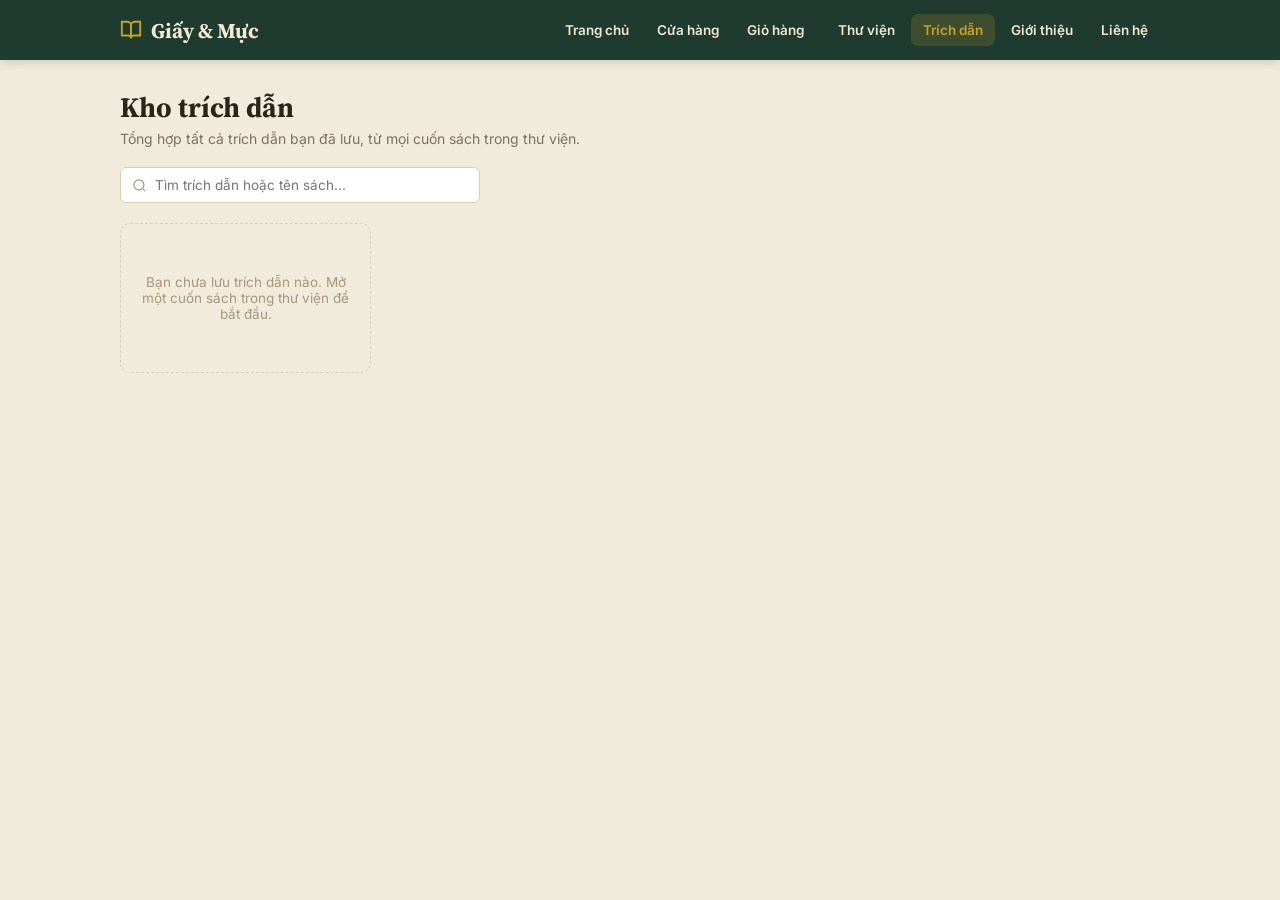
<file: html/quotes.html>
<!doctype html>
<html lang="vi">
  <head>
    <meta charset="UTF-8" />
    <meta name="viewport" content="width=device-width, initial-scale=1.0" />
    <title>Trích dẫn</title>
    <link rel="preconnect" href="https://fonts.googleapis.com" />
    <link
      href="https://fonts.googleapis.com/css2?family=Source+Serif+4:wght@500;600;700&family=Inter:wght@400;500;600;700&display=swap"
      rel="stylesheet"
    />
    <link rel="stylesheet" href="../css/style.css" />
    <link rel="stylesheet" href="../css/quotes.css" />
  </head>
  <body>
    <nav>
      <div class="nav-inner">
        <a class="brand" href="../index.html">
          <svg
            width="22"
            height="22"
            viewBox="0 0 24 24"
            fill="none"
            stroke="#C9A227"
            stroke-width="2"
          >
            <path d="M2 3h6a4 4 0 0 1 4 4v14a3 3 0 0 0-3-3H2z" />
            <path d="M22 3h-6a4 4 0 0 0-4 4v14a3 3 0 0 1 3-3h7z" />
          </svg>
          Giấy &amp; Mực
        </a>
        <div class="nav-tabs">
          <a class="nav-btn" href="../index.html">Trang chủ</a>
          <a class="nav-btn" href="cua-hang.html">Cửa hàng</a>
          <a class="nav-btn" href="cart.html"
            >Giỏ hàng <span id="cart-count"></span
          ></a>
          <a class="nav-btn" href="library.html">Thư viện</a>
          <a class="nav-btn active" href="quotes.html">Trích dẫn</a>
          <a class="nav-btn" href="gioi-thieu.html">Giới thiệu</a>
          <a class="nav-btn" href="lien-he.html">Liên hệ</a>
        </div>
      </div>
    </nav>

    <div class="wrap">
      <h1 class="page-title">Kho trích dẫn</h1>
      <p class="page-sub">
        Tổng hợp tất cả trích dẫn bạn đã lưu, từ mọi cuốn sách trong thư viện.
      </p>
      <div class="search-wrap">
        <svg
          width="15"
          height="15"
          viewBox="0 0 24 24"
          fill="none"
          stroke="currentColor"
          stroke-width="2"
        >
          <circle cx="11" cy="11" r="8" />
          <path d="m21 21-4.35-4.35" />
        </svg>
        <input
          type="text"
          id="quote-search"
          placeholder="Tìm trích dẫn hoặc tên sách..."
          oninput="renderQuotesView()"
        />
      </div>
      <div class="quotes-grid" id="all-quotes-grid"></div>
    </div>

    <div id="toast"></div>

    <script src="../js/data.js"></script>
    <script src="../js/storage.js"></script>
    <script src="../js/quotes.js"></script>
  </body>
</html>
</file>
<file: css/style.css>
:root {
  --ink: #1f3a2e;
  --gold: #c9a227;
  --paper: #f1ebdc;
  --card: #fbf6ea;
  --line: #e7dfc9;
  --line2: #d8cfb8;
  --text: #2b2419;
  --muted: #7a7260;
  --muted2: #a8967a;
  --rose: #a8433a;
}
* {
  box-sizing: border-box;
}
body {
  margin: 0;
  font-family: "Inter", system-ui, sans-serif;
  background: var(--paper);
  color: var(--text);
}
h1,
h2 {
  font-family: "Source Serif 4", Georgia, serif;
  margin: 0;
}
.hidden {
  display: none !important;
}

/* NAV */
nav {
  background: var(--ink);
  color: #f3ead2;
  position: sticky;
  top: 0;
  z-index: 20;
  box-shadow: 0 2px 10px rgba(0, 0, 0, 0.15);
}
.nav-inner {
  max-width: 1080px;
  margin: 0 auto;
  padding: 14px 20px;
  display: flex;
  align-items: center;
  justify-content: space-between;
  flex-wrap: wrap;
  gap: 12px;
}
.brand {
  display: flex;
  align-items: center;
  gap: 9px;
  font-family: "Source Serif 4", serif;
  font-size: 21px;
  font-weight: 700;
  color: #f3ead2;
  text-decoration: none;
}
.brand svg {
  flex-shrink: 0;
}
.nav-tabs {
  display: flex;
  gap: 4px;
  flex-wrap: wrap;
}
.nav-btn {
  display: flex;
  align-items: center;
  gap: 6px;
  padding: 8px 12px;
  border-radius: 7px;
  border: none;
  background: transparent;
  color: #efe7d2;
  font-size: 13.5px;
  font-weight: 600;
  cursor: pointer;
  font-family: inherit;
  text-decoration: none;
}
.nav-btn.active {
  background: rgba(201, 162, 39, 0.18);
  color: var(--gold);
}

.wrap {
  max-width: 1080px;
  margin: 0 auto;
  padding: 28px 20px 60px;
}
.page-title {
  font-size: 28px;
  margin-bottom: 4px;
}
.page-sub {
  color: var(--muted);
  font-size: 14px;
  margin: 0 0 20px;
}

/* Filter pills */
.pills {
  display: flex;
  gap: 8px;
  flex-wrap: wrap;
  margin-bottom: 20px;
}
.pill {
  padding: 6px 14px;
  border-radius: 999px;
  border: 1px solid var(--line2);
  background: transparent;
  color: #5b5342;
  font-size: 13px;
  font-weight: 600;
  cursor: pointer;
  font-family: inherit;
}
.pill.active {
  background: var(--ink);
  border-color: var(--ink);
  color: #f3ead2;
}

/* Buttons */
.btn {
  border: none;
  border-radius: 6px;
  font-weight: 600;
  cursor: pointer;
  font-family: inherit;
  display: inline-flex;
  align-items: center;
  justify-content: center;
  gap: 6px;
}
.btn-primary {
  background: var(--ink);
  color: #f3ead2;
  padding: 7px 10px;
  font-size: 13px;
  margin-top: 10px;
}
.btn-gold {
  background: var(--gold);
  color: var(--text);
  padding: 10px 20px;
  font-size: 14px;
}
.btn-rose {
  background: var(--rose);
  color: #f3ead2;
  padding: 9px 16px;
  font-size: 13.5px;
}
.btn-link {
  background: none;
  color: var(--ink);
  font-weight: 600;
  font-size: 13.5px;
  padding: 0;
}

/* Book grid + card */
.grid {
  display: grid;
  grid-template-columns: repeat(auto-fill, minmax(220px, 1fr));
  gap: 18px;
}
.book-card {
  background: var(--card);
  border-radius: 10px;
  padding: 16px;
  display: flex;
  gap: 14px;
  box-shadow: 0 1px 3px rgba(30, 20, 10, 0.08);
}
.book-info {
  display: flex;
  flex-direction: column;
  flex: 1;
  min-width: 0;
}
.genre-tag {
  font-size: 11px;
  color: var(--rose);
  font-weight: 700;
  text-transform: uppercase;
  letter-spacing: 0.4px;
}
.book-title {
  font-family: "Source Serif 4", serif;
  font-size: 16px;
  font-weight: 600;
  margin: 4px 0 2px;
  line-height: 1.25;
}
.book-author {
  font-size: 12.5px;
  color: var(--muted);
  margin-bottom: 10px;
}
.book-price {
  font-size: 15px;
  font-weight: 700;
  margin-top: auto;
}

/* Bìa sách + hiệu ứng lật 3D — dùng ở mọi trang */
.cover {
  position: relative;
  overflow: hidden;
  border-radius: 3px 8px 8px 3px;
  flex-shrink: 0;
  display: flex;
  flex-direction: column;
  justify-content: space-between;
  box-shadow:
    3px 4px 10px rgba(30, 20, 10, 0.28),
    inset -3px 0 0 rgba(0, 0, 0, 0.25);
  transition: transform 0.6s ease;
  transform-style: preserve-3d;
}
.cover > * {
  backface-visibility: hidden;
}
.cover::after {
  content: "";
  position: absolute;
  inset: 0;
  background: linear-gradient(135deg, #3a3226 0%, #1b1712 100%);
  border-radius: inherit;
  backface-visibility: hidden;
  transform: rotateY(180deg);
  box-shadow: inset 0 0 0 1px rgba(255, 255, 255, 0.06);
}
.cover:hover {
  transform: rotateY(180deg);
}

.book-card,
.lib-row,
.quote-source-card {
  perspective: 1000px;
}

.cover.md {
  width: 104px;
  height: 148px;
  padding: 14px 12px;
}
.cover.sm {
  width: 64px;
  height: 92px;
  padding: 8px 8px;
}
.cover .initial {
  font-family: "Source Serif 4", serif;
  color: #f3ead2;
  opacity: 0.85;
  line-height: 1;
}
.cover.md .initial {
  font-size: 34px;
}
.cover.sm .initial {
  font-size: 22px;
}
.cover .cover-title {
  font-family: "Source Serif 4", serif;
  color: #fbf6ea;
  font-weight: 600;
  line-height: 1.25;
}
.cover.md .cover-title {
  font-size: 12.5px;
}
.cover.sm .cover-title {
  font-size: 10px;
}

/* Empty state */
.empty {
  text-align: center;
  padding: 50px 20px;
  color: var(--muted2);
  font-size: 13.5px;
  border: 1px dashed var(--line2);
  border-radius: 10px;
}
.empty.small {
  padding: 24px 10px;
}

/* Toast */
#toast {
  position: fixed;
  bottom: 24px;
  left: 50%;
  transform: translateX(-50%);
  background: var(--ink);
  color: #f3ead2;
  padding: 10px 20px;
  border-radius: 8px;
  font-size: 13.5px;
  font-weight: 600;
  display: none;
  align-items: center;
  gap: 8px;
  box-shadow: 0 4px 14px rgba(0, 0, 0, 0.25);
  z-index: 50;
}
</file>
<file: css/landing.css>
.hero-landing {
  background: linear-gradient(155deg, var(--ink) 0%, #16281f 100%);
  color: #f3ead2;
  padding: 72px 0 80px;
  text-align: center;
}
.hero-eyebrow {
  display: inline-block;
  font-size: 12px;
  font-weight: 700;
  text-transform: uppercase;
  letter-spacing: 0.8px;
  color: var(--gold);
  margin-bottom: 16px;
}
.hero-landing-title {
  font-family: "Source Serif 4", serif;
  font-size: 42px;
  font-weight: 600;
  line-height: 1.25;
  margin: 0 0 18px;
}
.hero-landing-sub {
  max-width: 540px;
  margin: 0 auto 32px;
  color: #c9bfa4;
  font-size: 15.5px;
  line-height: 1.7;
}
.hero-cta {
  padding: 13px 28px;
  font-size: 15px;
}

.landing-highlights {
  display: grid;
  grid-template-columns: repeat(auto-fit, minmax(220px, 1fr));
  gap: 18px;
  margin: 52px 0;
}
.highlight-card {
  background: var(--card);
  border-radius: 12px;
  padding: 26px 22px;
  box-shadow: 0 1px 3px rgba(30, 20, 10, 0.08);
  transition: transform 0.2s;
}
.highlight-card:hover {
  transform: translateY(-3px);
}
.highlight-icon {
  width: 42px;
  height: 42px;
  border-radius: 10px;
  display: flex;
  align-items: center;
  justify-content: center;
  margin-bottom: 14px;
}
.highlight-card h3 {
  font-family: "Source Serif 4", serif;
  font-size: 16.5px;
  font-weight: 600;
  margin: 0 0 8px;
  color: var(--text);
}
.highlight-card p {
  font-size: 13.5px;
  line-height: 1.6;
  color: var(--muted);
  margin: 0;
}

.landing-cta-row {
  display: grid;
  grid-template-columns: repeat(auto-fit, minmax(260px, 1fr));
  gap: 18px;
  margin-bottom: 40px;
}
.landing-cta-card {
  display: block;
  background: var(--card);
  border-radius: 12px;
  padding: 24px;
  text-decoration: none;
  color: inherit;
  border-left: 4px solid var(--gold);
  transition: transform 0.2s;
}
.landing-cta-card:hover {
  transform: translateX(4px);
}
.landing-cta-card h3 {
  font-family: "Source Serif 4", serif;
  font-size: 16px;
  font-weight: 600;
  margin: 0 0 6px;
  color: var(--text);
}
.landing-cta-card p {
  font-size: 13.5px;
  color: var(--rose);
  font-weight: 600;
  margin: 0;
}
</file>
<file: css/bookdetail.css>
.detail-head {
  display: flex;
  gap: 20px;
  margin-bottom: 22px;
  flex-wrap: wrap;
}
.detail-meta {
  flex: 1;
  min-width: 220px;
}
.detail-title {
  font-size: 24px;
  margin-bottom: 2px;
}
.detail-sub {
  color: var(--muted);
  margin: 0 0 12px;
  font-size: 14px;
}
.status-choices {
  display: flex;
  gap: 8px;
  margin-bottom: 12px;
  flex-wrap: wrap;
}
.slider-label {
  font-size: 12.5px;
  color: #5b5342;
  font-weight: 600;
}
input[type="range"] {
  width: 100%;
  accent-color: var(--gold);
  margin-top: 4px;
}
.stars {
  display: flex;
  gap: 2px;
}
.star {
  cursor: pointer;
}
.quotes-panel {
  background: var(--card);
  border-radius: 10px;
  padding: 18px;
}
.quotes-panel h2 {
  font-size: 18px;
  margin-bottom: 12px;
  display: flex;
  align-items: center;
  gap: 8px;
}
.quote-form {
  display: flex;
  gap: 8px;
  margin-bottom: 14px;
  flex-wrap: wrap;
}
.quote-form input[type="text"] {
  flex: 1 1 260px;
  padding: 9px 12px;
  border-radius: 6px;
  border: 1px solid var(--line2);
  font-size: 13.5px;
  background: #fff;
  font-family: inherit;
}
.quote-form input.page-input {
  flex: 0 0 80px;
  width: 80px;
  padding: 9px 10px;
  border-radius: 6px;
  border: 1px solid var(--line2);
  font-size: 13.5px;
  background: #fff;
  font-family: inherit;
}
.quote-form input.author-input {
  flex: 1 1 160px;
  padding: 9px 12px;
  border-radius: 6px;
  border: 1px solid var(--line2);
  font-size: 13.5px;
  background: #fff;
  font-family: inherit;
}

.quote-card {
  background: #fff;
  border: 1px solid var(--line);
  border-left: 4px solid var(--gold);
  border-radius: 6px;
  padding: 12px 14px;
  position: relative;
}
.quote-card .mark {
  font-family: "Source Serif 4", serif;
  font-size: 28px;
  color: var(--line);
  position: absolute;
  top: 2px;
  right: 10px;
  line-height: 1;
}
.quote-card p {
  font-family: "Source Serif 4", serif;
  font-size: 14px;
  line-height: 1.5;
  margin: 0 0 8px;
  font-style: italic;
}
.quote-card .foot {
  display: flex;
  justify-content: space-between;
  align-items: center;
}
.quote-card .page {
  font-size: 11.5px;
  color: var(--muted2);
}
.quote-card .del {
  border: none;
  background: none;
  color: var(--rose);
  cursor: pointer;
}
</file>
<file: css/quotes.css>
.quotes-grid {
  display: grid;
  grid-template-columns: repeat(auto-fill, minmax(230px, 1fr));
  gap: 12px;
}

.quote-source-card {
  background: var(--card);
  border-radius: 8px;
  padding: 16px 16px 12px;
  cursor: pointer;
  box-shadow: 0 1px 3px rgba(30, 20, 10, 0.08);
}
.quote-source-card p {
  font-family: "Source Serif 4", serif;
  font-size: 15px;
  line-height: 1.55;
  font-style: italic;
  margin: 0 0 10px;
}
.quote-source-card .foot {
  font-size: 12px;
  color: var(--muted);
  border-top: 1px solid var(--line);
  padding-top: 8px;
}

.search-wrap {
  position: relative;
  margin-bottom: 20px;
  max-width: 360px;
}
.search-wrap svg {
  position: absolute;
  left: 12px;
  top: 11px;
  color: var(--muted2);
}
.search-wrap input {
  width: 100%;
  padding: 9px 12px 9px 34px;
  border-radius: 6px;
  border: 1px solid var(--line2);
  font-size: 13.5px;
  background: #fff;
  font-family: inherit;
}
</file>
<file: css/index.css>
.qotd-card {
  background: linear-gradient(135deg, var(--ink) 0%, #16281f 100%);
  color: #f3ead2;
  border-radius: 12px;
  padding: 22px 24px;
  margin-bottom: 22px;
  position: relative;
  overflow: hidden;
  box-shadow: 0 4px 16px rgba(0, 0, 0, 0.18);
  cursor: pointer;
}
.qotd-label {
  font-size: 11px;
  font-weight: 700;
  text-transform: uppercase;
  letter-spacing: 0.6px;
  color: var(--gold);
  display: flex;
  align-items: center;
  gap: 6px;
  margin-bottom: 10px;
}
.qotd-content {
  font-family: "Source Serif 4", serif;
  font-style: italic;
  font-size: 18px;
  line-height: 1.5;
  margin: 0 0 12px;
}
.qotd-foot {
  display: flex;
  justify-content: space-between;
  align-items: center;
  flex-wrap: wrap;
  gap: 6px;
  font-size: 12.5px;
  color: #c9bfa4;
  border-top: 1px solid rgba(255, 255, 255, 0.12);
  padding-top: 10px;
}
.qotd-foot strong {
  color: #f3ead2;
}
.qotd-mark {
  position: absolute;
  top: -10px;
  right: 14px;
  font-family: "Source Serif 4", serif;
  font-size: 90px;
  color: rgba(255, 255, 255, 0.06);
  line-height: 1;
}

.search-wrap {
  position: relative;
  margin-bottom: 20px;
  max-width: 360px;
}
.search-wrap svg {
  position: absolute;
  left: 12px;
  top: 11px;
  color: var(--muted2);
}
.search-wrap input {
  width: 100%;
  padding: 9px 12px 9px 34px;
  border-radius: 6px;
  border: 1px solid var(--line2);
  font-size: 13.5px;
  background: #fff;
  font-family: inherit;
}
</file>
<file: css/gioithieu.css>
/* Hero */
.about-hero {
  background: linear-gradient(155deg, var(--ink) 0%, #16281f 100%);
  color: #f3ead2;
  padding: 56px 0 64px;
  text-align: center;
}
.about-eyebrow {
  display: inline-block;
  font-size: 12px;
  font-weight: 700;
  text-transform: uppercase;
  letter-spacing: 0.8px;
  color: var(--gold);
  margin-bottom: 14px;
}
.about-hero-title {
  font-family: "Source Serif 4", serif;
  font-size: 38px;
  font-weight: 600;
  line-height: 1.25;
  margin: 0 0 16px;
}
.about-hero-sub {
  max-width: 560px;
  margin: 0 auto;
  color: #c9bfa4;
  font-size: 15px;
  line-height: 1.7;
}

/* Story */
.about-story {
  display: flex;
  gap: 40px;
  flex-wrap: wrap;
  align-items: center;
  margin: 52px 0 60px;
}
.about-story-text {
  flex: 1 1 320px;
  min-width: 280px;
}
.about-story-text h2 {
  font-size: 24px;
  margin-bottom: 14px;
}
.about-story-text p {
  font-size: 14.5px;
  line-height: 1.8;
  color: var(--text);
  margin: 0 0 14px;
}

.about-story-visual {
  flex: 1 1 300px;
  min-width: 260px;
  background: var(--card);
  border-radius: 12px;
  padding: 32px 28px;
  position: relative;
  overflow: hidden;
  box-shadow: 0 2px 10px rgba(30, 20, 10, 0.08);
}
.about-quote-mark {
  font-family: "Source Serif 4", serif;
  font-size: 80px;
  color: var(--gold);
  opacity: 0.35;
  line-height: 1;
  margin-bottom: -10px;
}
.about-story-quote {
  font-family: "Source Serif 4", serif;
  font-style: italic;
  font-size: 18px;
  line-height: 1.6;
  color: var(--ink);
  margin: 0;
}

/* Section title */
.section-title {
  font-size: 22px;
  margin-bottom: 22px;
  text-align: center;
}

/* Values grid */
.values-grid {
  display: grid;
  grid-template-columns: repeat(auto-fit, minmax(220px, 1fr));
  gap: 18px;
  margin-bottom: 56px;
}
.value-card {
  background: var(--card);
  border-radius: 10px;
  padding: 22px;
  box-shadow: 0 1px 3px rgba(30, 20, 10, 0.08);
  transition: transform 0.2s;
}
.value-card:hover {
  transform: translateY(-3px);
}
.value-icon {
  width: 42px;
  height: 42px;
  border-radius: 10px;
  display: flex;
  align-items: center;
  justify-content: center;
  margin-bottom: 14px;
}
.value-card h3 {
  font-family: "Source Serif 4", serif;
  font-size: 16px;
  font-weight: 600;
  margin: 0 0 8px;
  color: var(--text);
}
.value-card p {
  font-size: 13.5px;
  line-height: 1.6;
  color: var(--muted);
  margin: 0;
}

/* Stats */
.about-stats {
  display: grid;
  grid-template-columns: repeat(auto-fit, minmax(130px, 1fr));
  gap: 20px;
  background: var(--card);
  border-radius: 12px;
  padding: 32px 20px;
  margin-bottom: 56px;
  text-align: center;
}
.stat-number {
  font-family: "Source Serif 4", serif;
  font-size: 30px;
  font-weight: 700;
  color: var(--rose);
  margin-bottom: 4px;
}
.stat-label {
  font-size: 12.5px;
  color: var(--muted);
  font-weight: 600;
}

/* CTA */
.about-cta {
  text-align: center;
  background: linear-gradient(155deg, var(--ink) 0%, #16281f 100%);
  border-radius: 14px;
  padding: 44px 24px;
  margin-bottom: 20px;
  color: #f3ead2;
}
.about-cta h2 {
  font-size: 24px;
  margin-bottom: 10px;
}
.about-cta p {
  color: #c9bfa4;
  font-size: 14.5px;
  margin: 0 0 22px;
}
</file>
<file: css/library.css>
.lib-row {
  background: var(--card);
  border-radius: 10px;
  padding: 14px;
  display: flex;
  gap: 14px;
  align-items: center;
  cursor: pointer;
  box-shadow: 0 1px 3px rgba(30, 20, 10, 0.08);
  margin-bottom: 10px;
}
.lib-row .info {
  flex: 1;
  min-width: 0;
}
.lib-row .t {
  font-weight: 600;
  font-size: 15px;
}
.lib-row .a {
  font-size: 12.5px;
  color: var(--muted);
  margin-bottom: 6px;
}
.status-pill {
  font-size: 11px;
  font-weight: 700;
  padding: 3px 9px;
  border-radius: 999px;
}
.status-muon_doc {
  background: #ede6d6;
  color: #5b5342;
}
.status-dang_doc {
  background: #fbebc5;
  color: #8a6a0a;
}
.status-da_doc {
  background: #dcebe1;
  color: #2e5945;
}
.progress-bar {
  height: 6px;
  background: var(--line);
  border-radius: 4px;
  overflow: hidden;
  margin-top: 8px;
}
.progress-fill {
  height: 100%;
  background: var(--gold);
}
.progress-label {
  font-size: 11.5px;
  color: var(--muted);
  margin-top: 3px;
}
.quote-count {
  font-size: 12px;
  color: var(--rose);
  display: flex;
  align-items: center;
  gap: 4px;
  flex-shrink: 0;
}

/* Nút xóa sách trong lib-row — dùng chung selector với .remove ở cart.css */
.lib-row .remove {
  border: none;
  background: none;
  cursor: pointer;
  color: var(--rose);
  flex-shrink: 0;
}
</file>
<file: css/lienhe.css>
.contact-layout {
  display: flex;
  gap: 28px;
  flex-wrap: wrap;
  align-items: flex-start;
}

/* Form panel */
.contact-form-panel {
  flex: 1 1 400px;
  min-width: 300px;
  background: var(--card);
  border-radius: 12px;
  padding: 28px;
  box-shadow: 0 1px 3px rgba(30, 20, 10, 0.08);
}
.contact-form-panel h2 {
  font-size: 19px;
  margin-bottom: 18px;
}

.form-row {
  display: flex;
  gap: 14px;
  flex-wrap: wrap;
}
.form-group {
  flex: 1 1 180px;
  margin-bottom: 16px;
}
.form-group label {
  display: block;
  font-size: 12.5px;
  font-weight: 600;
  color: #5b5342;
  margin-bottom: 6px;
}
.form-group input,
.form-group select,
.form-group textarea {
  width: 100%;
  padding: 10px 12px;
  border-radius: 6px;
  border: 1px solid var(--line2);
  font-size: 13.5px;
  background: #fff;
  font-family: inherit;
  color: var(--text);
}
.form-group textarea {
  resize: vertical;
}
.form-group input:focus,
.form-group select:focus,
.form-group textarea:focus {
  outline: none;
  border-color: var(--gold);
}

.contact-submit {
  width: 100%;
  padding: 12px;
  font-size: 14.5px;
}

/* Info panel */
.contact-info-panel {
  flex: 1 1 280px;
  min-width: 260px;
  display: flex;
  flex-direction: column;
  gap: 14px;
}
.info-card {
  display: flex;
  gap: 12px;
  align-items: flex-start;
  background: var(--card);
  border-radius: 10px;
  padding: 16px;
  box-shadow: 0 1px 3px rgba(30, 20, 10, 0.08);
}
.info-icon {
  width: 36px;
  height: 36px;
  flex-shrink: 0;
  border-radius: 8px;
  background: var(--ink);
  display: flex;
  align-items: center;
  justify-content: center;
}
.info-label {
  font-size: 11.5px;
  font-weight: 700;
  text-transform: uppercase;
  letter-spacing: 0.4px;
  color: var(--muted2);
  margin-bottom: 3px;
}
.info-value {
  font-size: 14px;
  color: var(--text);
  line-height: 1.5;
}

.social-block {
  background: var(--card);
  border-radius: 10px;
  padding: 16px;
  box-shadow: 0 1px 3px rgba(30, 20, 10, 0.08);
}
.social-links {
  display: flex;
  gap: 10px;
}
.social-btn {
  width: 36px;
  height: 36px;
  border-radius: 8px;
  background: var(--ink);
  color: var(--gold);
  display: flex;
  align-items: center;
  justify-content: center;
  text-decoration: none;
  transition: transform 0.15s;
}
.social-btn:hover {
  transform: translateY(-2px);
}
</file>
<file: css/product-detail.css>
.product-layout {
  display: flex;
  gap: 40px;
  flex-wrap: wrap;
  align-items: flex-start;
}

/* Gallery bên trái */
.gallery {
  flex: 0 0 320px;
}
.main-image {
  width: 320px;
  height: 440px;
  border-radius: 10px;
  overflow: hidden;
  background: var(--card);
  box-shadow: 0 4px 18px rgba(30, 20, 10, 0.18);
  display: flex;
  align-items: center;
  justify-content: center;
}
.main-image img {
  width: 100%;
  height: 100%;
  object-fit: cover;
  display: block;
}

.thumbs {
  display: flex;
  gap: 8px;
  margin-top: 12px;
  flex-wrap: wrap;
}
.thumb {
  width: 58px;
  height: 80px;
  border-radius: 6px;
  overflow: hidden;
  cursor: pointer;
  border: 2px solid transparent;
  opacity: 0.6;
  transition:
    opacity 0.2s,
    border-color 0.2s,
    transform 0.15s;
  box-shadow: 0 1px 4px rgba(30, 20, 10, 0.15);
}
.thumb:hover {
  opacity: 1;
  transform: translateY(-2px);
}
.thumb.active {
  opacity: 1;
  border-color: var(--gold);
}
.thumb img {
  width: 100%;
  height: 100%;
  object-fit: cover;
  display: block;
}

/* Thông tin bên phải */
.product-info {
  flex: 1 1 320px;
  min-width: 280px;
  padding-top: 4px;
}
.pd-title {
  font-family: "Source Serif 4", serif;
  font-size: 30px;
  margin: 8px 0 4px;
  line-height: 1.2;
}
.pd-author {
  color: var(--muted);
  font-size: 14.5px;
  margin: 0 0 18px;
}
.pd-price {
  font-size: 26px;
  font-weight: 700;
  color: var(--rose);
  margin-bottom: 20px;
  padding-bottom: 20px;
  border-bottom: 1px solid var(--line);
}
.pd-desc {
  font-size: 14.5px;
  line-height: 1.8;
  color: var(--text);
  margin-bottom: 28px;
  max-width: 480px;
}
.pd-actions {
  display: flex;
  gap: 12px;
  flex-wrap: wrap;
  align-items: center;
}

.pd-actions .btn {
  height: 44px;
  padding: 0 22px;
  margin-top: 0;
  font-size: 14px;
  box-sizing: border-box;
  line-height: 44px;
}
.pd-actions .btn svg {
  flex-shrink: 0;
}
.pd-actions .btn:hover {
  filter: brightness(1.08);
  transform: translateY(-1px);
  transition: 0.15s;
}
</file>
